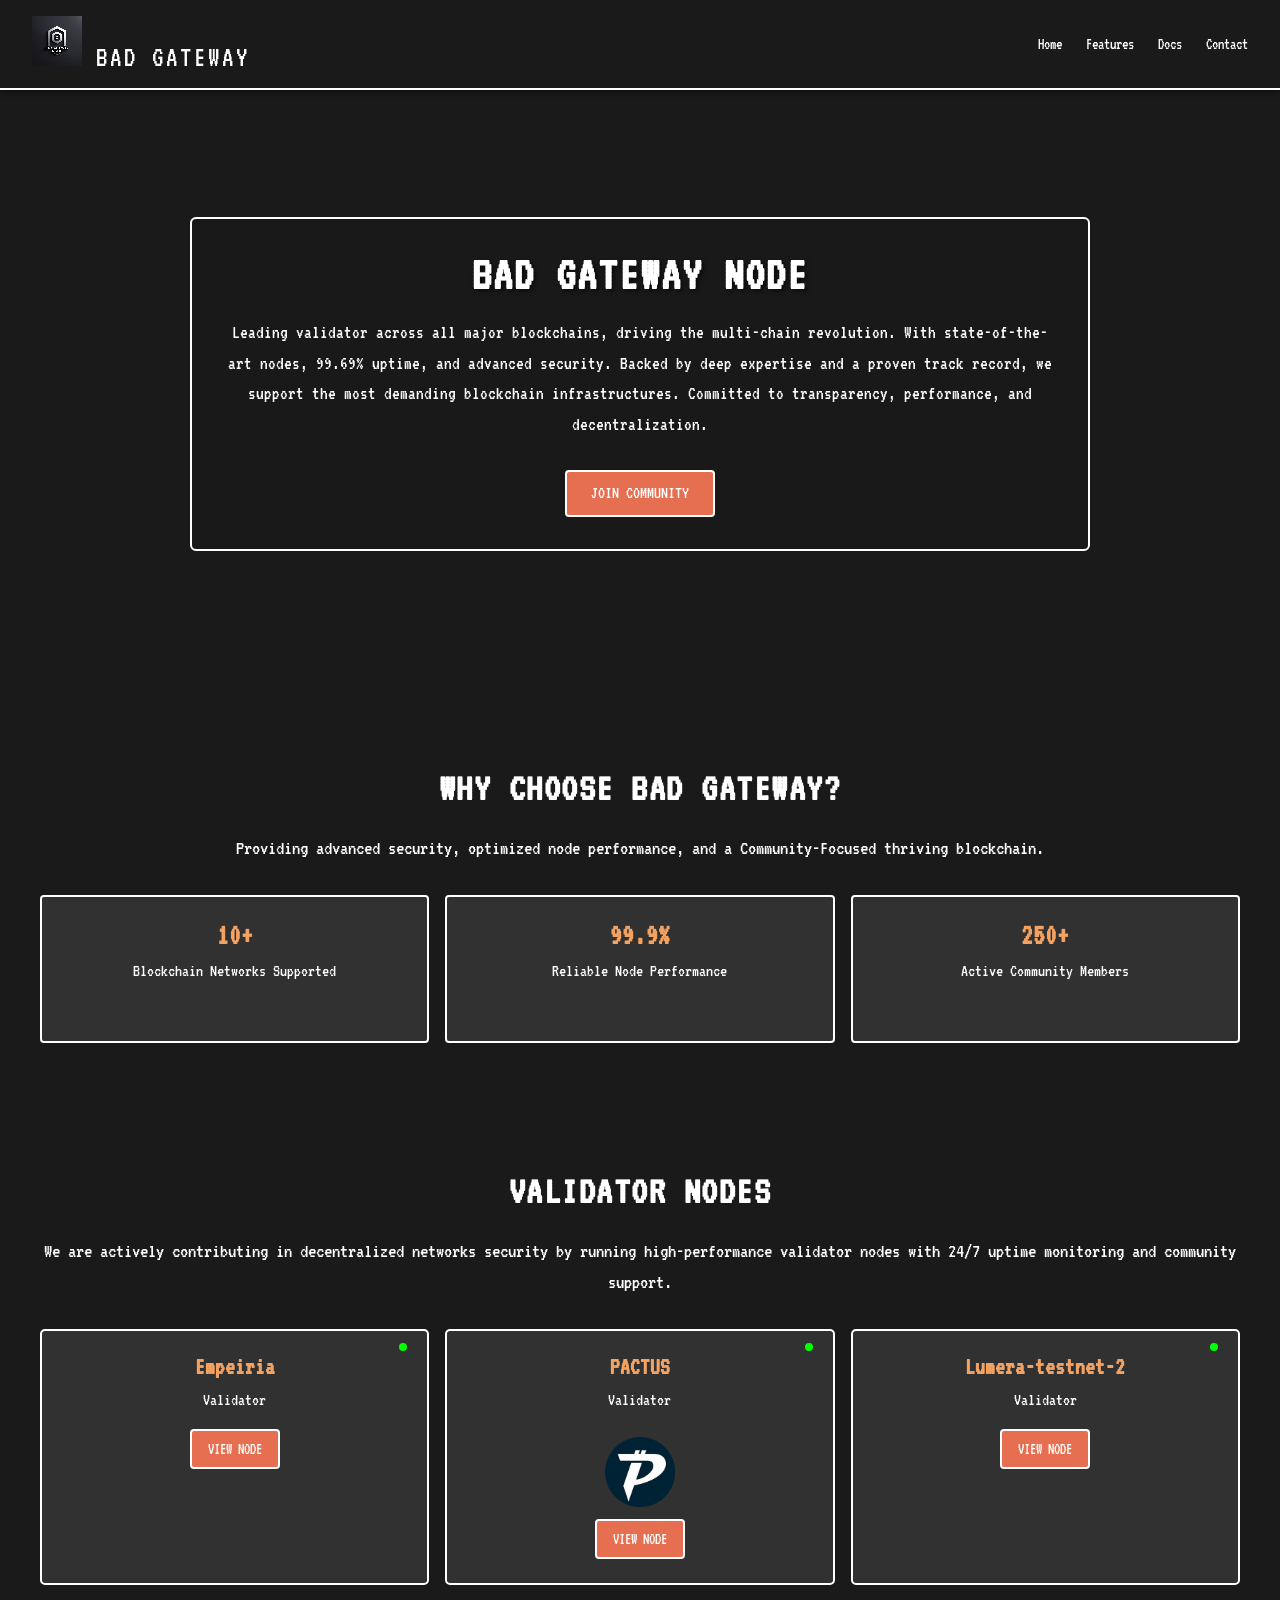
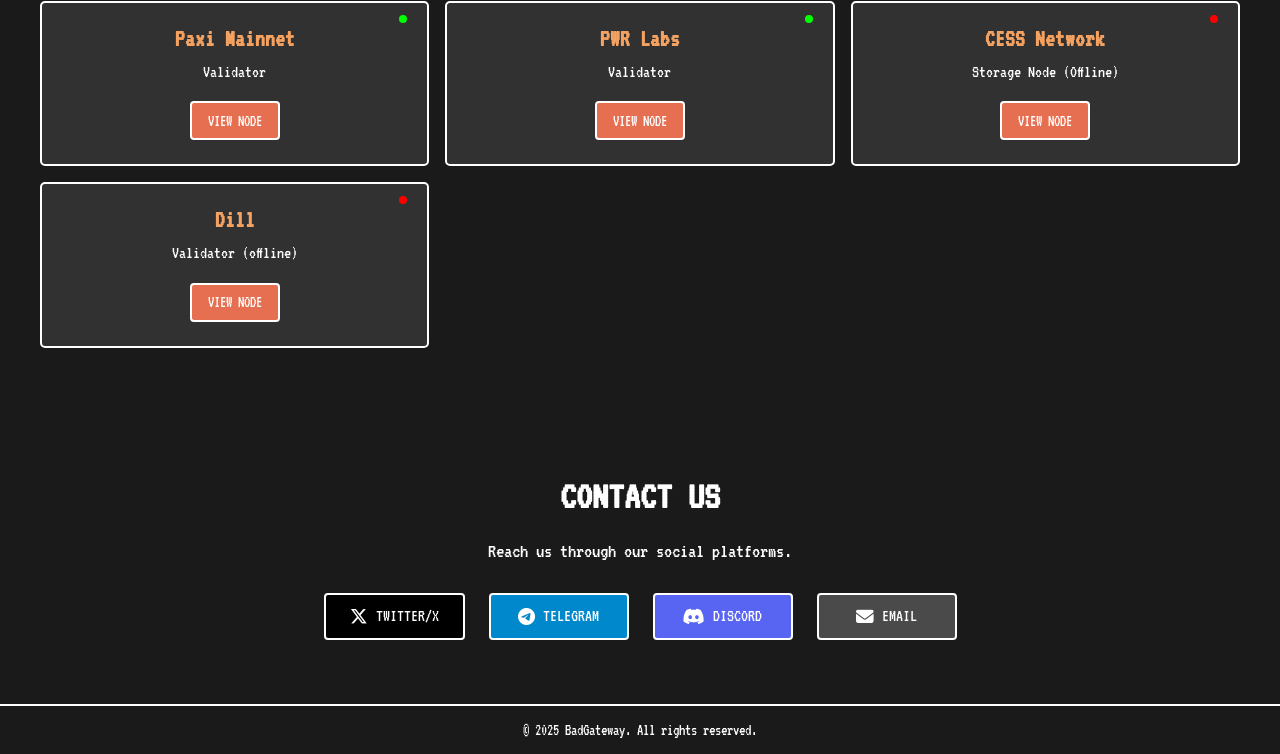
<file: index.html>
<!DOCTYPE html>
<html lang="en">
<head>
    <meta charset="UTF-8">
    <meta name="viewport" content="width=device-width, initial-scale=1.0">
    <title>Bad Gateway Landing Page</title>
    <link href="https://fonts.googleapis.com/css2?family=VT323&display=swap" rel="stylesheet">
    <link rel="stylesheet" href="https://cdnjs.cloudflare.com/ajax/libs/font-awesome/6.4.2/css/all.min.css">
    <link rel="stylesheet" href="styles.css">
         <link rel="icon" type="image/ico" href="image/favicon.ico">   
</head>
<body>
    <header>
        <div class="logo">
            <img src="image/badge.png" alt="Bad Gateway Logo" class="logo-img">
            <span class="logo-text">Bad Gateway</span>
        </div>
        <nav>
            <ul>
                <li><a href="#home">Home</a></li>
                <li><a href="#features">Features</a></li>
                <li><a href="https://docs.badgateway.xyz" target="_blank" rel="noopener noreferrer">Docs</a></li>
                <li><a href="#contact">Contact</a></li>
            </ul>
        </nav>
    </header>
    <section class="hero" id="home">
        <div class="background"></div>
        <div class="hero-content">
            <h1>Bad Gateway Node</h1>
            <p>Leading validator across all major blockchains, driving the multi-chain revolution. With state-of-the-art nodes, 99.69% uptime, and advanced security. Backed by deep expertise and a proven track record, we support the most demanding blockchain infrastructures. Committed to transparency, performance, and decentralization.</p>
            <a href="https://discord.gg/WQq5QYuy" class="cta-button" target="_blank" rel="noopener noreferrer">Join Community</a>
        </div>
    </section>
    <section class="why-choose" id="why-choose">
        <h2>Why Choose Bad Gateway?</h2>
        <p>Providing advanced security, optimized node performance, and a Community-Focused thriving blockchain.</p>
        <div class="stats-container">
            <div class="stat">
                <h3>10+</h3>
                <p>Blockchain Networks Supported</p>
            </div>
            <div class="stat">
                <h3>99.9%</h3>
                <p>Reliable Node Performance</p>
            </div>
            <div class="stat">
                <h3>250+</h3>
                <p>Active Community Members</p>
            </div>
        </div>
    </section>
        <section class="validator-nodes" id="validator-nodes">
        <h2>Validator Nodes</h2>
        <p>We are actively contributing in decentralized networks security by running high-performance validator nodes with 24/7 uptime monitoring and community support.</p>
                    <div class="nodes-container">
                <div class="node">
                    <span class="active-dot"></span>
                    <h3>Empeiria</h3>
                    <p>Validator</p>
                    <a href="https://explorer.maouam.nodelab.my.id/empeiria-testnet/staking/empevaloper12l805htz69r4s7mevfgkpk0efjskp93u00mkdy" target="_blank" rel="noopener noreferrer" class="node-link">View Node</a>
                </div>
                <div class="node">
                     <span class="active-dot"></span>
                     <h3>PACTUS</h3>
                     <p>Validator</p>
                     <img src="logos/pactus.png" alt="Pactus Logo" class="node-logo">
                     
                     <a href="https://pactus.org" target="_blank" rel="noopener noreferrer" class="node-link">View Node</a>
                </div>
                        
                <div class="node">
                    <span class="active-dot"></span>
                    <h3>Lumera-testnet-2</h3>
                    <p>Validator</p>
                    <a href="https://portal.testnet.lumera.io/lumera-testnet-2/staking/lumeravaloper1xn3pq8tk03t9cy3z6thfc2vdryq5p0ynqwvqac" target="_blank" rel="noopener noreferrer" class="node-link">View Node</a>
                </div>
                <div class="node">
                    <span class="active-dot"></span>
                    <h3>Paxi Mainnet</h3>
                    <p>Validator</p>
                    <a href="https://ping.pub/paxi/staking/paxivaloper1rtlz08uu24drjqjct8gfhnf4pvck40u8xe9adk"
                        target="_blank" rel="noopener noreferrer" class="node-link">View Node</a>
                </div>

                <div class="node">
                    <span class="active-dot"></span>
                    <h3>PWR Labs</h3>
                    <p>Validator</p>
                    <a href="https://explorer.pwrlabs.io/address/0x3c76d4f29503ba2a799cec51757efa00a889727d" target="_blank" rel="noopener noreferrer" class="node-link">View Node</a>
                </div>
               <div class="node offline">
                    <span class="offline-dot"></span>
                    <h3>CESS Network</h3>
                    <p>Storage Node (Offline)</p>
                    <a href="https://scan.cess.network/account/cXiRERkujeNDAKT2nnyXLEeLhK4NTRUJYnXrt266fo92ioW7D" 
                   target="_blank" 
                   rel="noopener noreferrer" 
                   class="node-link">
                   View Node
                   </a>
                </div>
                <div class="node">
                    <span class="offline-dot"></span>
                    <h3>Dill</h3>
                    <p>Validator (offline)</p>
                    <a href="https://dill.xyz/" target="_blank" rel="noopener noreferrer" class="node-link">View Node</a>
                </div>
            </div>
    </section>

    <section class="contact" id="contact">
        <h2>Contact Us</h2>
        <p>Reach us through our social platforms.</p>
            <div class="contact-links">
                <a href="https://x.com/gateway_sol" class="contact-button twitter" target="_blank" rel="noopener noreferrer"><i class="fab fa-x-twitter"></i> Twitter/X</a>
                <a href="https://t.me/gateway_504" class="contact-button telegram" target="_blank" rel="noopener noreferrer"><i class="fab fa-telegram-plane"></i> Telegram</a>
                <a href="https://discord.com/users/665462216249835544" class="contact-button discord" target="_blank" rel="noopener noreferrer"><i class="fab fa-discord"></i> Discord</a>
                <a href="mailto:mohlukmanazis1@gmail.com" class="contact-button email"><i class="fas fa-envelope"></i> Email</a>
            </div>
    </section>
    <footer>
        <p>© 2025 BadGateway. All rights reserved.</p>
    </footer>
</body>
</html>
</file>
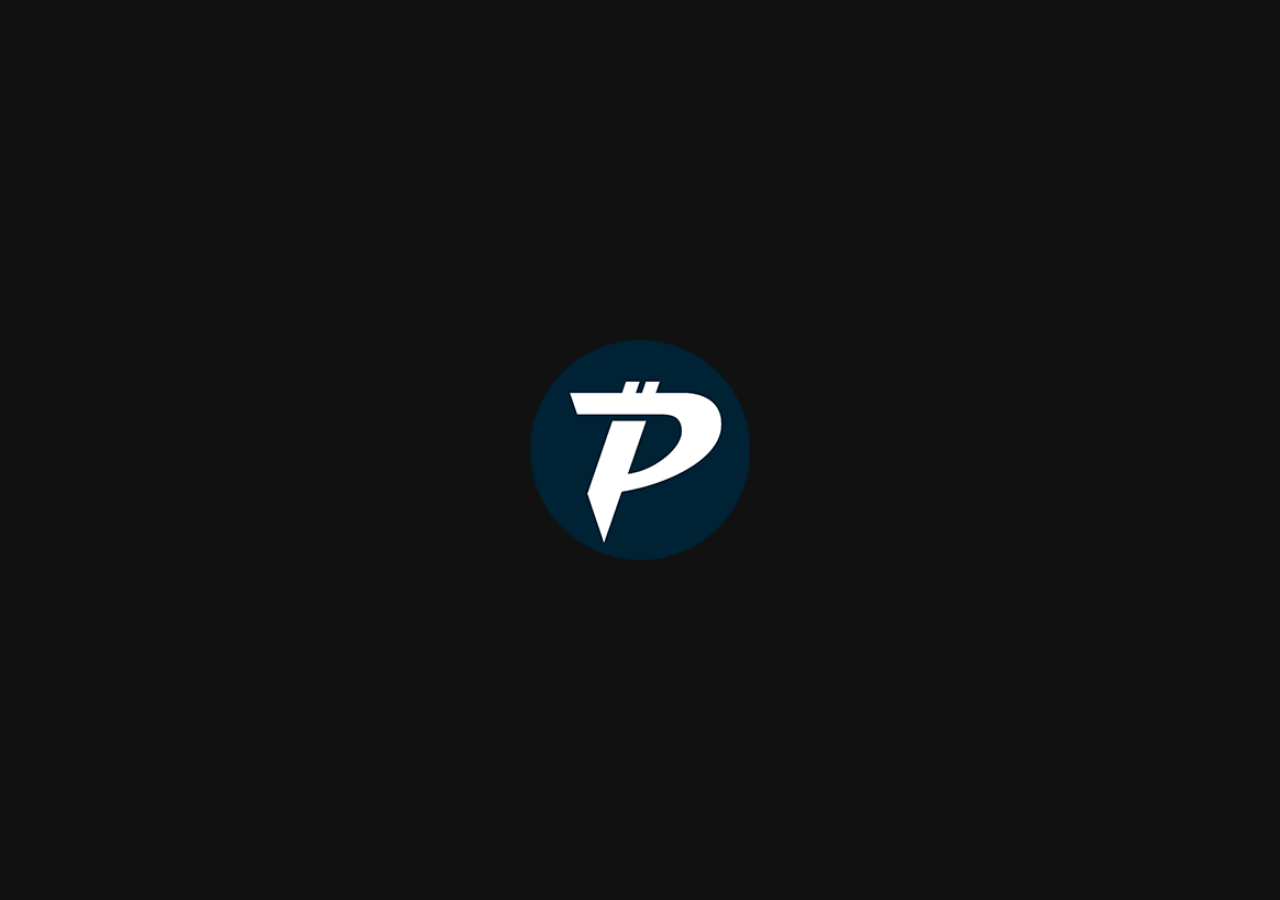
<file: logos/index.html>
<!DOCTYPE html>
<html lang="en">
<head>
  <meta charset="UTF-8" />
  <meta name="viewport" content="width=device-width, initial-scale=1.0" />
  <title>Logos</title>
  <style>
    body {
      margin: 0;
      min-height: 100vh;
      display: grid;
      place-items: center;
      background: #111;
    }
    img {
      width: 220px;
      max-width: 70vw;
      height: auto;
    }
  </style>
</head>
<body>
  <img src="/logos/pactus.png" alt="Pactus logo" />
</body>
</html>
</file>
<file: styles.css>
/* Reset default styles */
* {
    margin: 0;
    padding: 0;
    box-sizing: border-box;
}

/* Body styles */
body {
    font-family: 'VT323', monospace; /* Pixelated font */
    background-color: #1a1a1a; /* Black doff base color */
    color: #fff;
    min-height: 100vh;
    overflow-x: hidden;
}

/* Header styles */
header {
    background-color: #1a1a1a;
    color: #fff;
    padding: 1rem 2rem;
    position: fixed;
    width: 100%;
    top: 0;
    z-index: 1000;
    display: flex;
    justify-content: space-between;
    align-items: center;
    border-bottom: 2px solid #fff;
    box-shadow: 0 2px 5px rgba(0, 0, 0, 0.5);
}

.logo-img {
    height: clamp(40px, 17vw, 50px);
    width: auto;
    image-rendering: pixelated;
}
.logo-text {
    font-size: clamp(1.2rem, 3vw, 1.8rem);
    text-transform: uppercase;
    letter-spacing: 2px;
    margin-left: 0.5rem;
}
nav ul {
    list-style: none;
    display: flex;
    gap: 1.5rem;
}

nav ul li a {
    color: #fff;
    text-decoration: none;
    font-size: clamp(0.9rem, 2vw, 1rem);
    transition: color 0.3s ease;
}

nav ul li a:hover {
    color: #f4a261;
}

/* Hero section with pixelated background */
.hero {
    position: relative;
    min-height: 50vw;
    display: flex;
    justify-content: center;
    align-items: center;
    padding: 4rem 2rem;
    margin-top: 4rem;
    overflow: hidden;
}

.background {
    position: absolute;
    top: 0;
    left: 0;
    width: 100%;
    height: 100%;
    background: url('data:image/svg+xml;utf8,<svg xmlns="http://www.w3.org/2000/svg" width="100" height="100"><rect width="100" height="100" fill="#1a1a1a"/><g fill="rgba(255,255,255,0.05)"><rect width="10" height="10" x="0" y="0"/><rect width="10" height="10" x="20" y="20"/><rect width="10" height="10" x="40" y="40"/><rect width="10" height="10" x="60" y="60"/><rect width="10" height="10" x="80" y="80"/></g></svg>') repeat;
    background-size: 50px;
    image-rendering: pixelated;
    z-index: -1;
    animation: noise 0.4s infinite steps(1);
}

@keyframes noise {
    0% { transform: translate(0, 0); }
    25% { transform: translate(2px, 2px); }
    50% { transform: translate(-2px, 2px); }
    75% { transform: translate(2px, -2px); }
    100% { transform: translate(-2px, -2px); }
}

.hero-content {
    text-align: center;
    background: rgba(26, 26, 26, 0.8);
    padding: 2rem;
    border: 2px solid #fff;
    border-radius: 6px;
    max-width: 90%;
    width: 800px;
}

.hero h1 {
    font-size: clamp(2rem, 4vw, 3rem);
    margin-bottom: 1.2rem;
    text-transform: uppercase;
    letter-spacing: 2px;
    text-shadow: 2px 2px 4px rgba(0, 0, 0, 0.6);
}

.hero p {
    font-size: clamp(0.9rem, 2.5vw, 1.2rem);
    margin-bottom: 1.8rem;
    line-height: 1.6;
}

.cta-button {
    display: inline-flex;
    align-items: center;
    padding: 0.8rem 1.5rem;
    background-color: #e76f51;
    color: #fff;
    font-size: clamp(0.9rem, 2vw, 1.1rem);
    text-decoration: none;
    text-transform: uppercase;
    border: 2px solid #fff;
    border-radius: 4px;
    transition: all 0.3s ease;
    image-rendering: pixelated;
}

.cta-button:hover {
    background-color: #f4a261;
    box-shadow: 0 0 10px rgba(255, 255, 255, 0.4);
}

/* Why Choose Section */
.why-choose {
    padding: 4rem 2rem;
    background-color: #1a1a1a;
    text-align: center;
}

.why-choose h2 {
    font-size: clamp(1.8rem, 3.5vw, 2.5rem);
    margin-bottom: 1.5rem;
    text-transform: uppercase;
    letter-spacing: 1.5px;
}

.why-choose p {
    font-size: clamp(1rem, 2.5vw, 1.3rem);
    margin-bottom: 2rem;
    line-height: 1.5;
}

.stats-container {
    display: grid;
    grid-template-columns: repeat(3, 1fr);
    gap: 1rem;
    max-width: 1200px;
    margin: 0 auto;
}

.stat {
    background: rgba(255, 255, 255, 0.1);
    padding: 1.5rem;
    border: 2px solid #fff;
    border-radius: 4px;
    text-align: center;
}

.stat h3 {
    font-size: clamp(1.4rem, 3vw, 1.8rem);
    margin-bottom: 0.5rem;
    color: #f4a261;
}

.stat p {
    font-size: clamp(0.9rem, 2vw, 1.1rem);
}

/* Validator Nodes Section */
.validator-nodes {
    padding: 4rem 2rem;
    background-color: #1a1a1a;
    text-align: center;
}

.validator-nodes h2 {
    font-size: clamp(1.8rem, 3.5vw, 2.5rem);
    margin-bottom: 1.5rem;
    text-transform: uppercase;
    letter-spacing: 1.5px;
}

.validator-nodes p {
    font-size: clamp(1rem, 2.5vw, 1.3rem);
    margin-bottom: 2rem;
    line-height: 1.5;
}

.nodes-container {
    display: grid;
    grid-template-columns: repeat(3, 1fr);
    gap: 1rem;
    max-width: 1200px;
    margin: 0 auto;
}

.node {
    background: rgba(255, 255, 255, 0.1);
    padding: 1.5rem;
    border: 3px solid #fff;
    border-radius: 4px;
    text-align: center;
}
.node {
    background: rgba(255, 255, 255, 0.1);
    padding: 1.5rem;
    border: 2px solid #fff;
    border-radius: 5px;
    text-align: center;
    position: relative;
    display: flex;
    flex-direction: column;
    align-items: center;
}
.node-logo {
    width: 70px;
    height: 70px;
    object-fit: contain;
    display: block;
    margin: 0.5rem auto 0.75rem;
    image-rendering: auto;
}
.active-dot,
.offline-dot {
    position: absolute;
    top: 12px;
    right: 12px;
    margin-right: 0;
}
.node h3 {
    font-size: clamp(1.2rem, 2.5vw, 1.5rem);
    margin-bottom: 0.5rem;
    color: #f4a261;
    display: inline-flex;
    align-items: center;
}

.node p {
    font-size: clamp(0.9rem, 2vw, 1.1rem);
    margin-bottom: 1rem;
}

.node-link {
    display: inline-flex;
    align-items: center;
    padding: 0.6rem 1rem;
    background-color: #e76f51;
    color: #fff;
    font-size: clamp(0.8rem, 1.8vw, 1rem);
    text-decoration: none;
    text-transform: uppercase;
    border: 2px solid #fff;
    border-radius: 4px;
    transition: all 0.3s ease;
    image-rendering: pixelated;
}

.node-link:hover {
    background-color: #f4a261;
    box-shadow: 0 0 10px rgba(255, 255, 255, 0.4);
}
.active-dot {
    display: inline-block;
    width: 8px;
    height: 8px;
    background-color: #00ff00;
    border-radius: 50%;
    margin-right: 0.5rem;
    vertical-align: middle;
}
.offline-dot {
    display: inline-block;
    width: 8px;
    height: 8px;
    background-color: #ff0000; /* red for offline */
    border-radius: 50%;
    margin-right: 0.5rem;
    vertical-align: middle;
}



/* Contact section */
.contact {
    padding: 4rem 2rem;
    background-color: #1a1a1a;
    text-align: center;
}

.contact h2 {
    font-size: clamp(1.8rem, 3.5vw, 2.5rem);
    margin-bottom: 1.5rem;
    text-transform: uppercase;
}

.contact p {
    font-size: clamp(1rem, 2.5vw, 1.3rem);
    margin-bottom: 2rem;
}

.contact-links {
    display: flex;
    flex-wrap: wrap;
    justify-content: center;
    gap: 1rem;
}

.contact-button {
    display: inline-flex;
    align-items: center;
    padding: 0.8rem 1.5rem;
    color: #fff;
    font-size: clamp(0.9rem, 2vw, 1.1rem);
    text-decoration: none;
    text-transform: uppercase;
    border: 2px solid #fff;
    border-radius: 4px;
    transition: all 0.3s ease;
    image-rendering: pixelated;
    min-width: 140px;
    text-align: center;
    justify-content: center;
}

.contact-button i {
    margin-right: 0.5rem;
}

.contact-button.twitter {
    background-color: #000000;
}

.contact-button.twitter:hover {
    background-color: #333333;
}

.contact-button.telegram {
    background-color: #0088cc;
}

.contact-button.telegram:hover {
    background-color: #33aaff;
}

.contact-button.discord {
    background-color: #5865f2;
}

.contact-button.discord:hover {
    background-color: #7983f8;
}

.contact-button.email {
    background-color: #4a4a4a;
}

.contact-button.email:hover {
    background-color: #6a6a6a;
}

/* Footer styles */
footer {
    background-color: #1a1a1a;
    color: #fff;
    text-align: center;
    padding: 1rem;
    border-top: 2px solid #fff;
}

/* Responsive styles for landscape */
@media (max-width: 768px) {
    header {
        flex-direction: row;
        padding: 0.5rem 1rem;
    }
    nav ul {
        gap: 1rem;
    }
    .hero {
        min-height: 60vw;
        padding: 2rem 1rem;
    }
    .hero-content {
        padding: 1.5rem;
        width: 95%;
    }
    .background {
        background-size: 40px;
    }
    .why-choose, .features, .contact {
        padding: 2rem 1rem;
    }
    .feature {
        padding: 1.5rem;
    }
    .contact-links {
        flex-direction: column;
        align-items: center;
        gap: 0.8rem;
    }
    .stats-container {
        grid-template-columns: repeat(2, 1fr); /* 2 columns on tablet */
        gap: 0.8rem;
    }
}

@media (max-width: 480px) {
    header {
        flex-direction: column;
        align-items: flex-start;
    }
    nav ul {
        flex-direction: row;
        gap: 0.5rem;
    }
    nav ul li a {
        font-size: 0.9rem;
    }
    .hero {
        min-height: 80vw;
        padding: 1rem;
        margin-top: 5rem;
    }
    .background {
        background-size: 30px;
    }
    .hero-content {
        padding: 1rem;
        width: 98%;
        border-radius: 4px;
    }
    .why-choose h2, .features h2, .contact h2 {
        font-size: 1.8rem;
    }
    .contact-button {
        min-width: 120px;
    }
    .stats-container {
        grid-template-columns: 1fr; /* 1 column on small mobile */
        gap: 0.8rem;
    }
    .stat {
        padding: 1rem;
    }
}

@media (min-width: 1200px) {
    .hero {
        min-height: 40vw;
    }
    .background {
        background-size: 60px;
    }
    .hero-content {
        width: 900px;
    }
    .feature-container {
        grid-template-columns: repeat(3, 1fr);
    }
    .contact-links {
        gap: 1.5rem;
    }
    .stats-container {
        grid-template-columns: repeat(3, 1fr);
    }
}

/* Ensure landscape orientation */
@media (orientation: landscape) {
    .hero {
        min-height: 50vw;
    }

}
</file>
